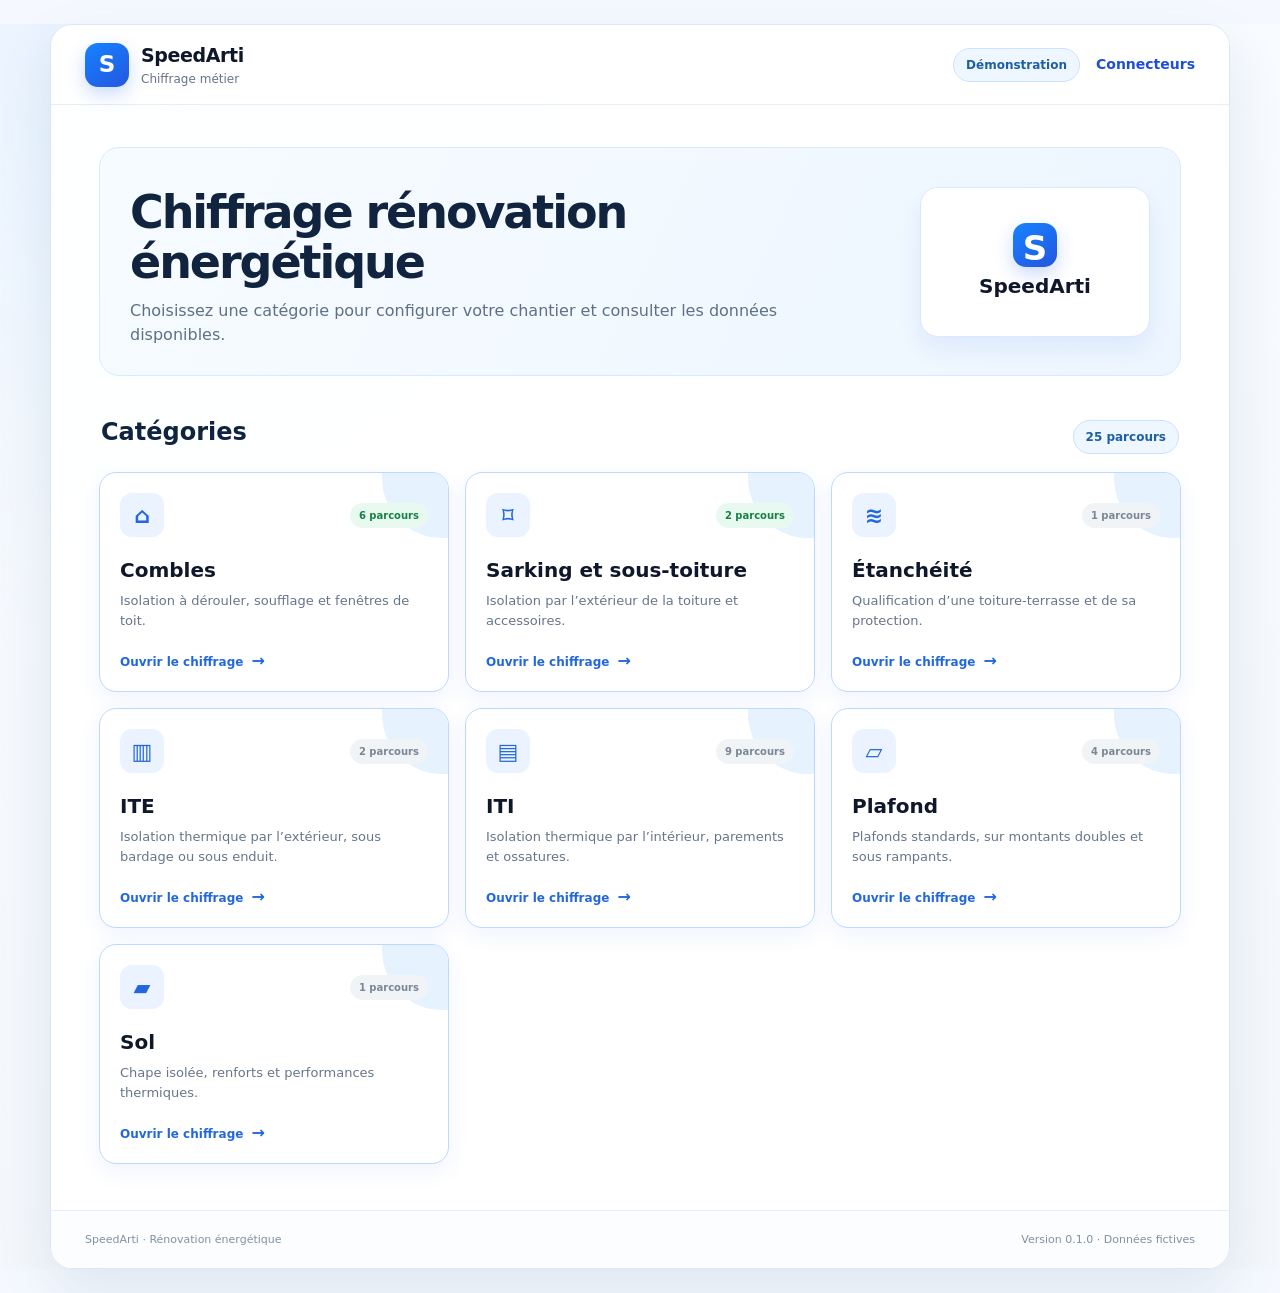
<file: index.html>
<!doctype html>
<html lang="fr">
<head>
  <meta charset="utf-8">
  <meta name="viewport" content="width=device-width,initial-scale=1">
  <meta name="theme-color" content="#2563eb">
  <title>SpeedArti — Accueil</title>
  <script type="module" crossorigin src="./assets/main-B6Tmqb2m.js"></script>
  <link rel="stylesheet" crossorigin href="./assets/main-dVUV_xc3.css">
</head>
<body>
  <div id="root" data-page="accueil"></div>
  <script defer src="./shared/field-navigation.js"></script>
</body>
</html>
</file>
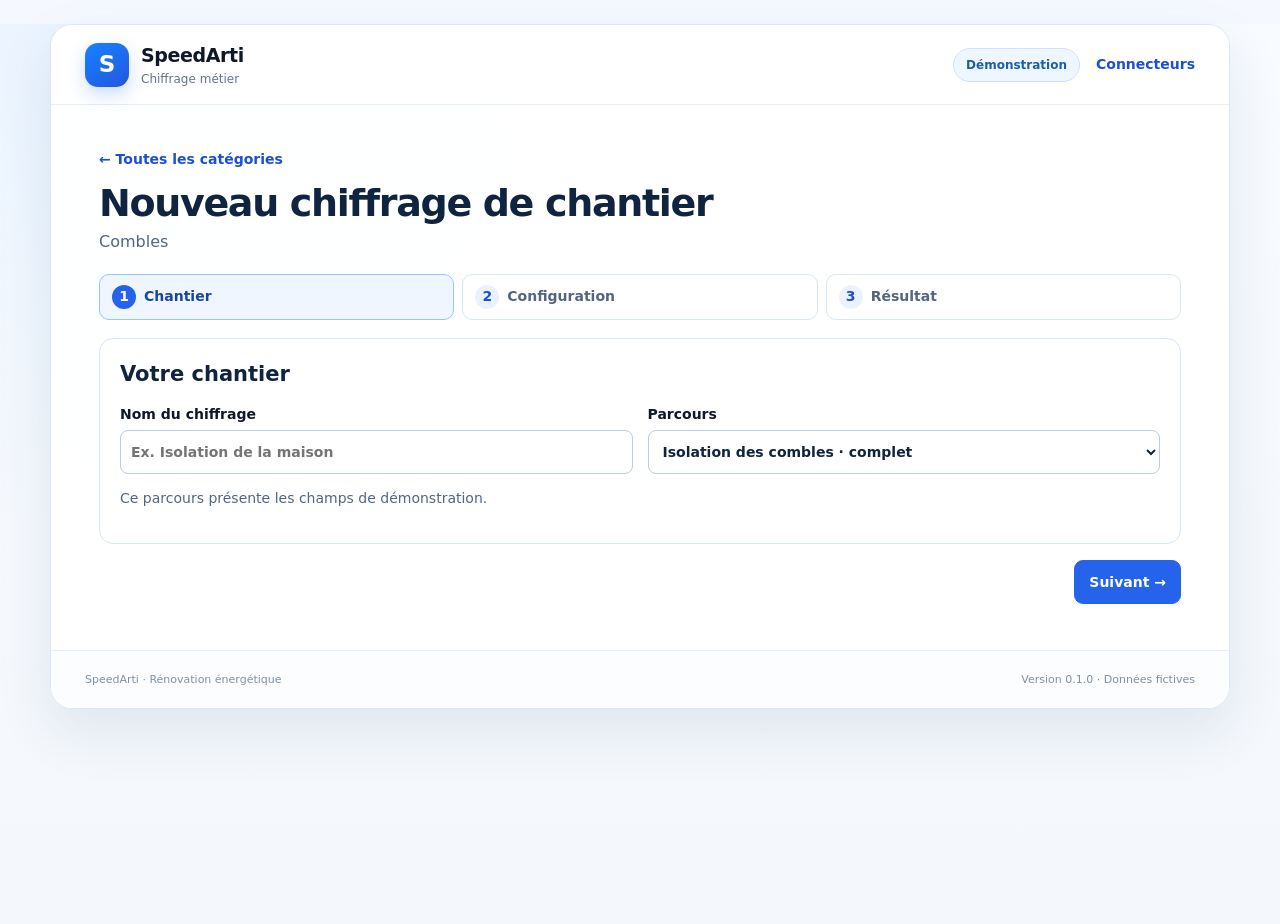
<file: combles/index.html>
<!doctype html>
<html lang="fr">
<head>
  <meta charset="utf-8">
  <meta name="viewport" content="width=device-width,initial-scale=1">
  <meta name="theme-color" content="#2563eb">
  <title>SpeedArti — Combles</title>
  <script type="module" crossorigin src="../assets/main-B6Tmqb2m.js"></script>
  <link rel="stylesheet" crossorigin href="../assets/main-dVUV_xc3.css">
</head>
<body>
  <div id="root" data-page="combles"></div>
  <script defer src="../shared/field-navigation.js"></script>
</body>
</html>
</file>
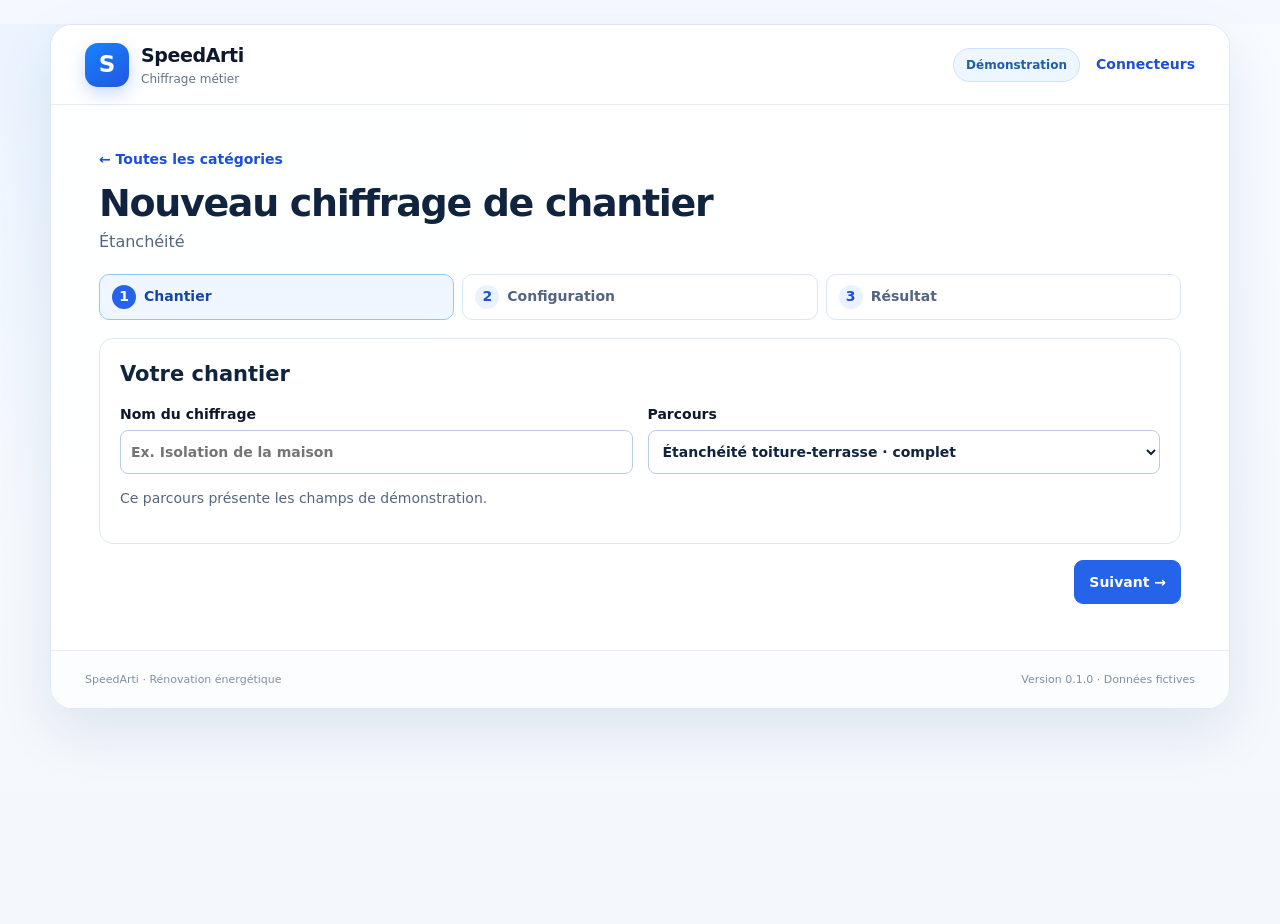
<file: etancheite/index.html>
<!doctype html>
<html lang="fr">
<head>
  <meta charset="utf-8">
  <meta name="viewport" content="width=device-width,initial-scale=1">
  <meta name="theme-color" content="#2563eb">
  <title>SpeedArti — Étanchéité</title>
  <script type="module" crossorigin src="../assets/main-B6Tmqb2m.js"></script>
  <link rel="stylesheet" crossorigin href="../assets/main-dVUV_xc3.css">
</head>
<body>
  <div id="root" data-page="etancheite"></div>
  <script defer src="../shared/field-navigation.js"></script>
</body>
</html>
</file>
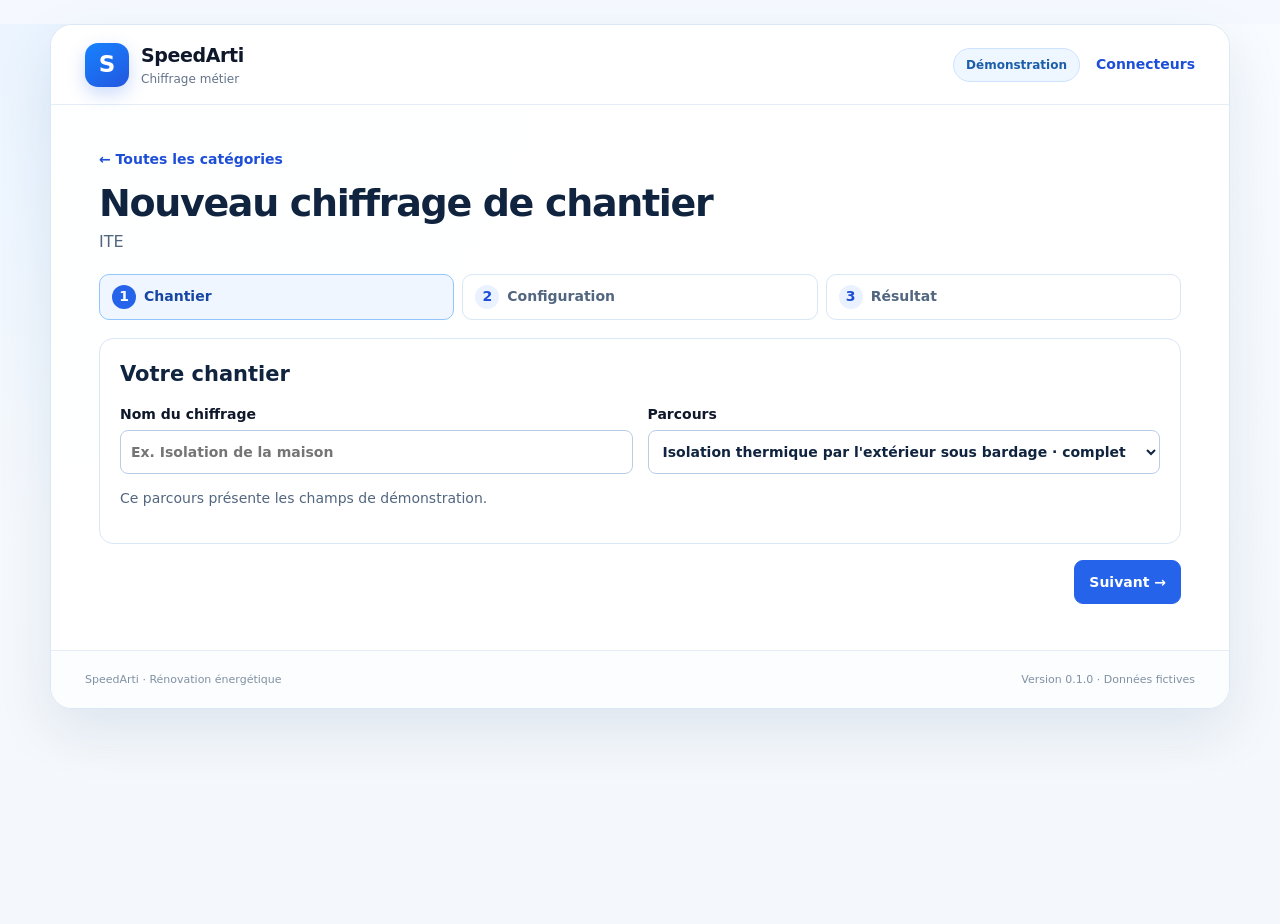
<file: ite/index.html>
<!doctype html>
<html lang="fr">
<head>
  <meta charset="utf-8">
  <meta name="viewport" content="width=device-width,initial-scale=1">
  <meta name="theme-color" content="#2563eb">
  <title>SpeedArti — ITE</title>
  <script type="module" crossorigin src="../assets/main-B6Tmqb2m.js"></script>
  <link rel="stylesheet" crossorigin href="../assets/main-dVUV_xc3.css">
</head>
<body>
  <div id="root" data-page="ite"></div>
  <script defer src="../shared/field-navigation.js"></script>
</body>
</html>
</file>
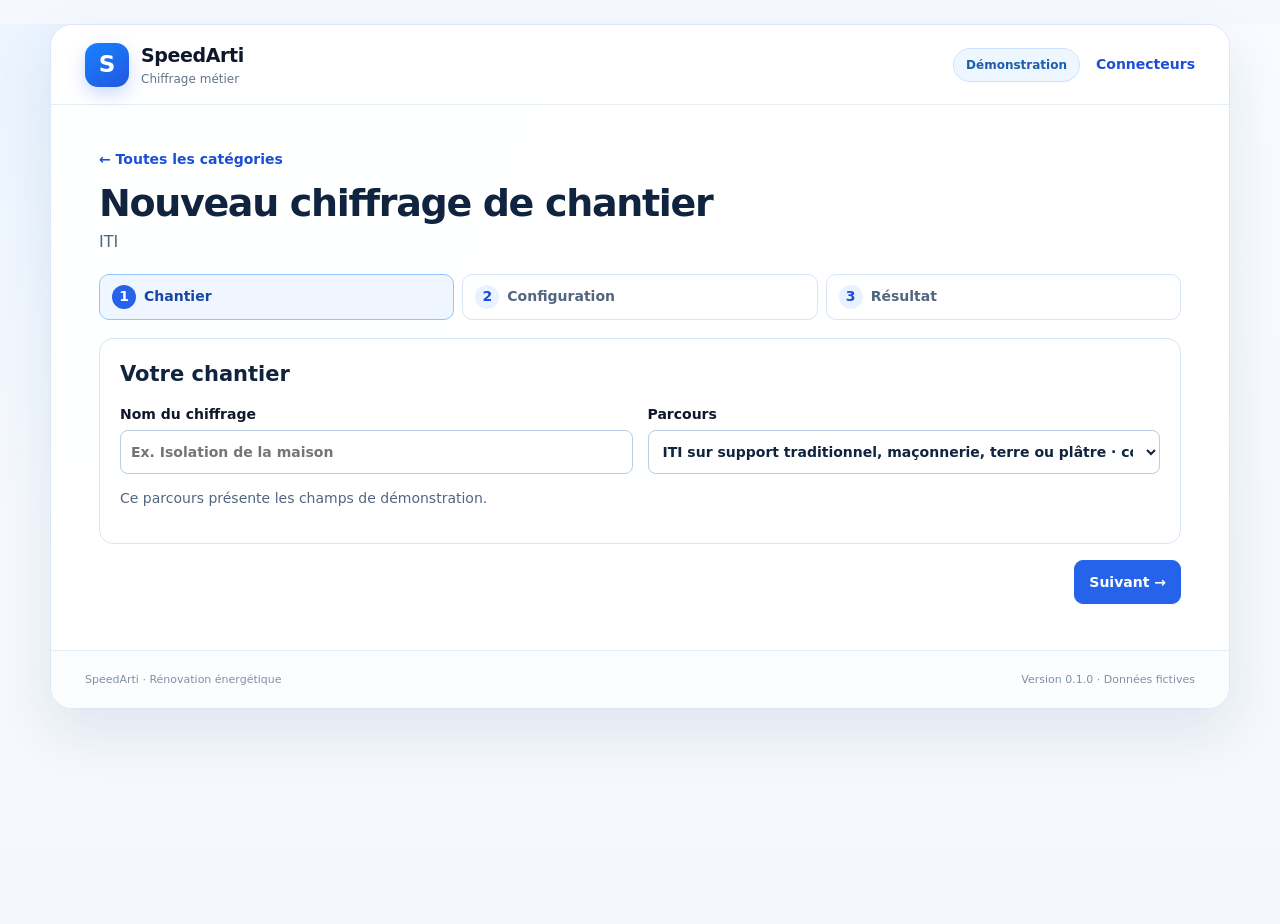
<file: iti/index.html>
<!doctype html>
<html lang="fr">
<head>
  <meta charset="utf-8">
  <meta name="viewport" content="width=device-width,initial-scale=1">
  <meta name="theme-color" content="#2563eb">
  <title>SpeedArti — ITI</title>
  <script type="module" crossorigin src="../assets/main-B6Tmqb2m.js"></script>
  <link rel="stylesheet" crossorigin href="../assets/main-dVUV_xc3.css">
</head>
<body>
  <div id="root" data-page="iti"></div>
  <script defer src="../shared/field-navigation.js"></script>
</body>
</html>
</file>
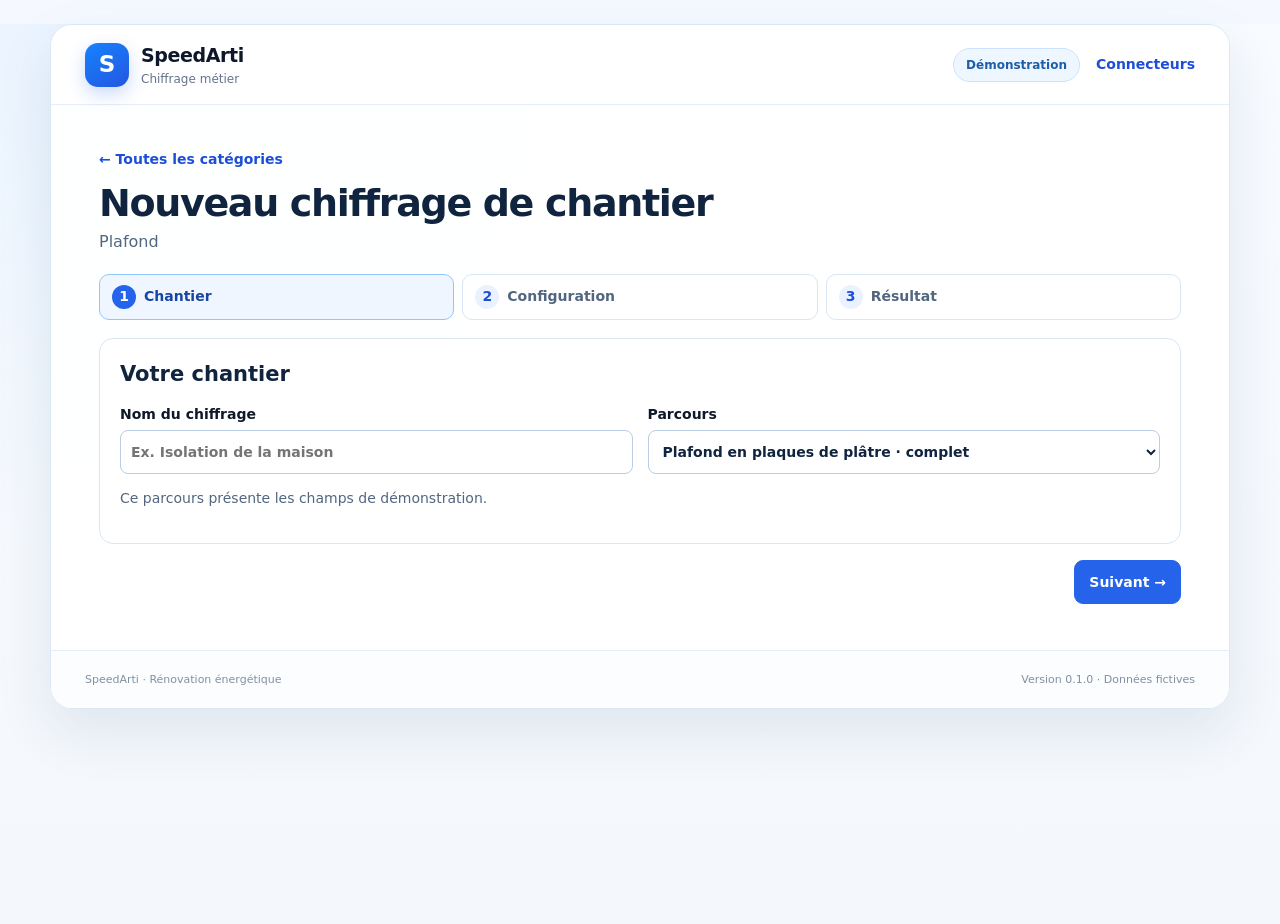
<file: plafond/index.html>
<!doctype html>
<html lang="fr">
<head>
  <meta charset="utf-8">
  <meta name="viewport" content="width=device-width,initial-scale=1">
  <meta name="theme-color" content="#2563eb">
  <title>SpeedArti — Plafond</title>
  <script type="module" crossorigin src="../assets/main-B6Tmqb2m.js"></script>
  <link rel="stylesheet" crossorigin href="../assets/main-dVUV_xc3.css">
</head>
<body>
  <div id="root" data-page="plafond"></div>
  <script defer src="../shared/field-navigation.js"></script>
</body>
</html>
</file>
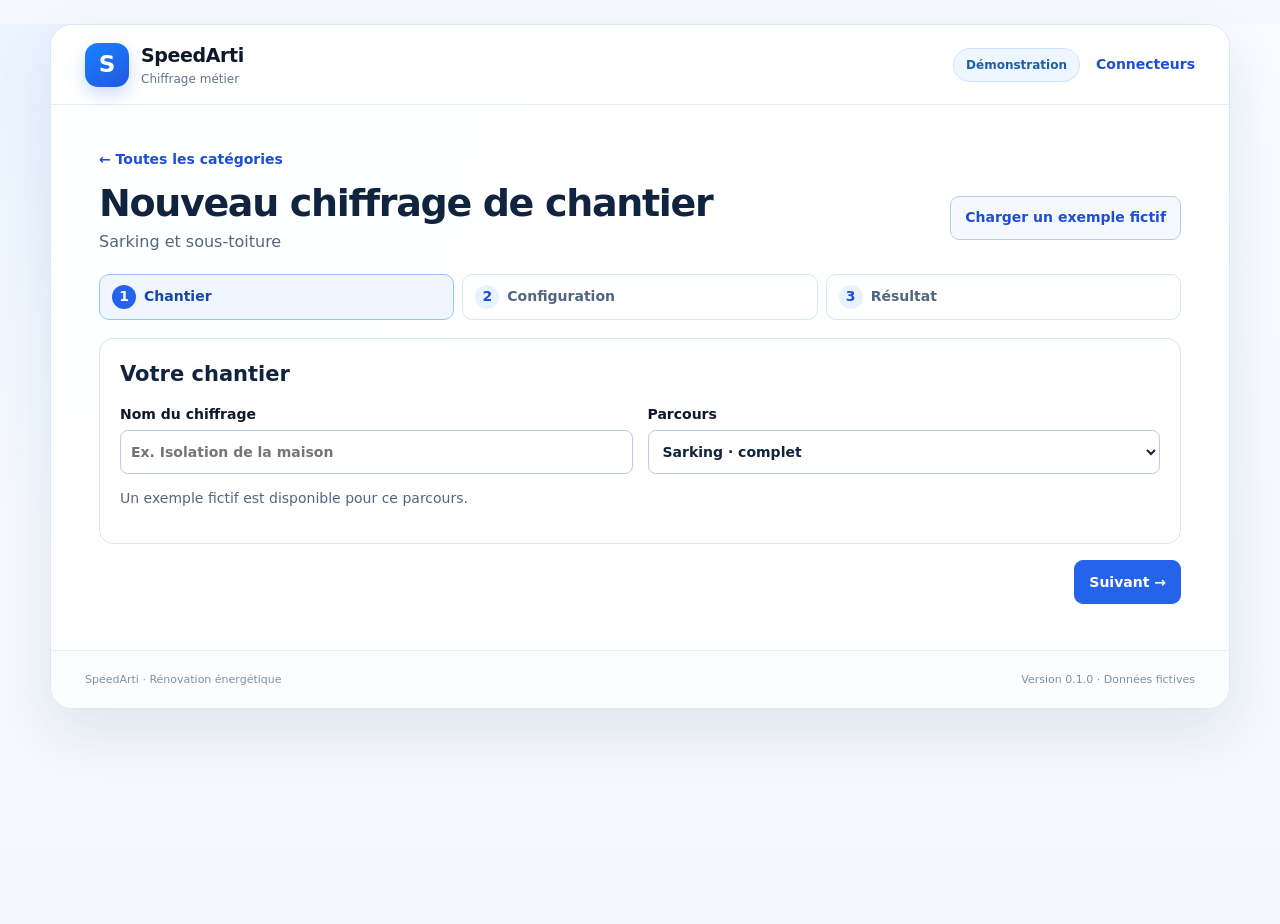
<file: sarking-sous-toiture/index.html>
<!doctype html>
<html lang="fr">
<head>
  <meta charset="utf-8">
  <meta name="viewport" content="width=device-width,initial-scale=1">
  <meta name="theme-color" content="#2563eb">
  <title>SpeedArti — Sarking et sous-toiture</title>
  <script type="module" crossorigin src="../assets/main-B6Tmqb2m.js"></script>
  <link rel="stylesheet" crossorigin href="../assets/main-dVUV_xc3.css">
</head>
<body>
  <div id="root" data-page="sarking-sous-toiture"></div>
  <script defer src="../shared/field-navigation.js"></script>
</body>
</html>
</file>
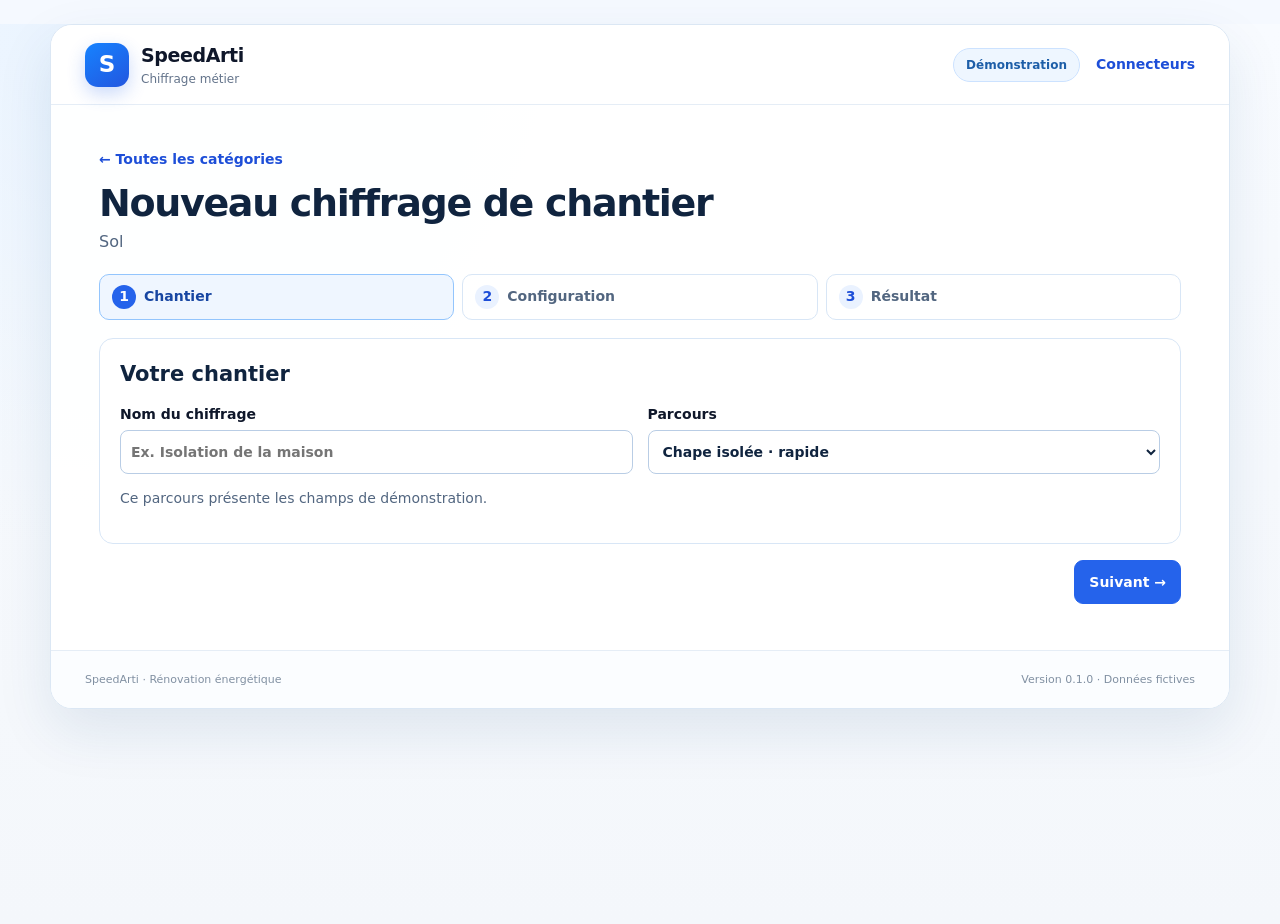
<file: sol/index.html>
<!doctype html>
<html lang="fr">
<head>
  <meta charset="utf-8">
  <meta name="viewport" content="width=device-width,initial-scale=1">
  <meta name="theme-color" content="#2563eb">
  <title>SpeedArti — Sol</title>
  <script type="module" crossorigin src="../assets/main-B6Tmqb2m.js"></script>
  <link rel="stylesheet" crossorigin href="../assets/main-dVUV_xc3.css">
</head>
<body>
  <div id="root" data-page="sol"></div>
  <script defer src="../shared/field-navigation.js"></script>
</body>
</html>
</file>
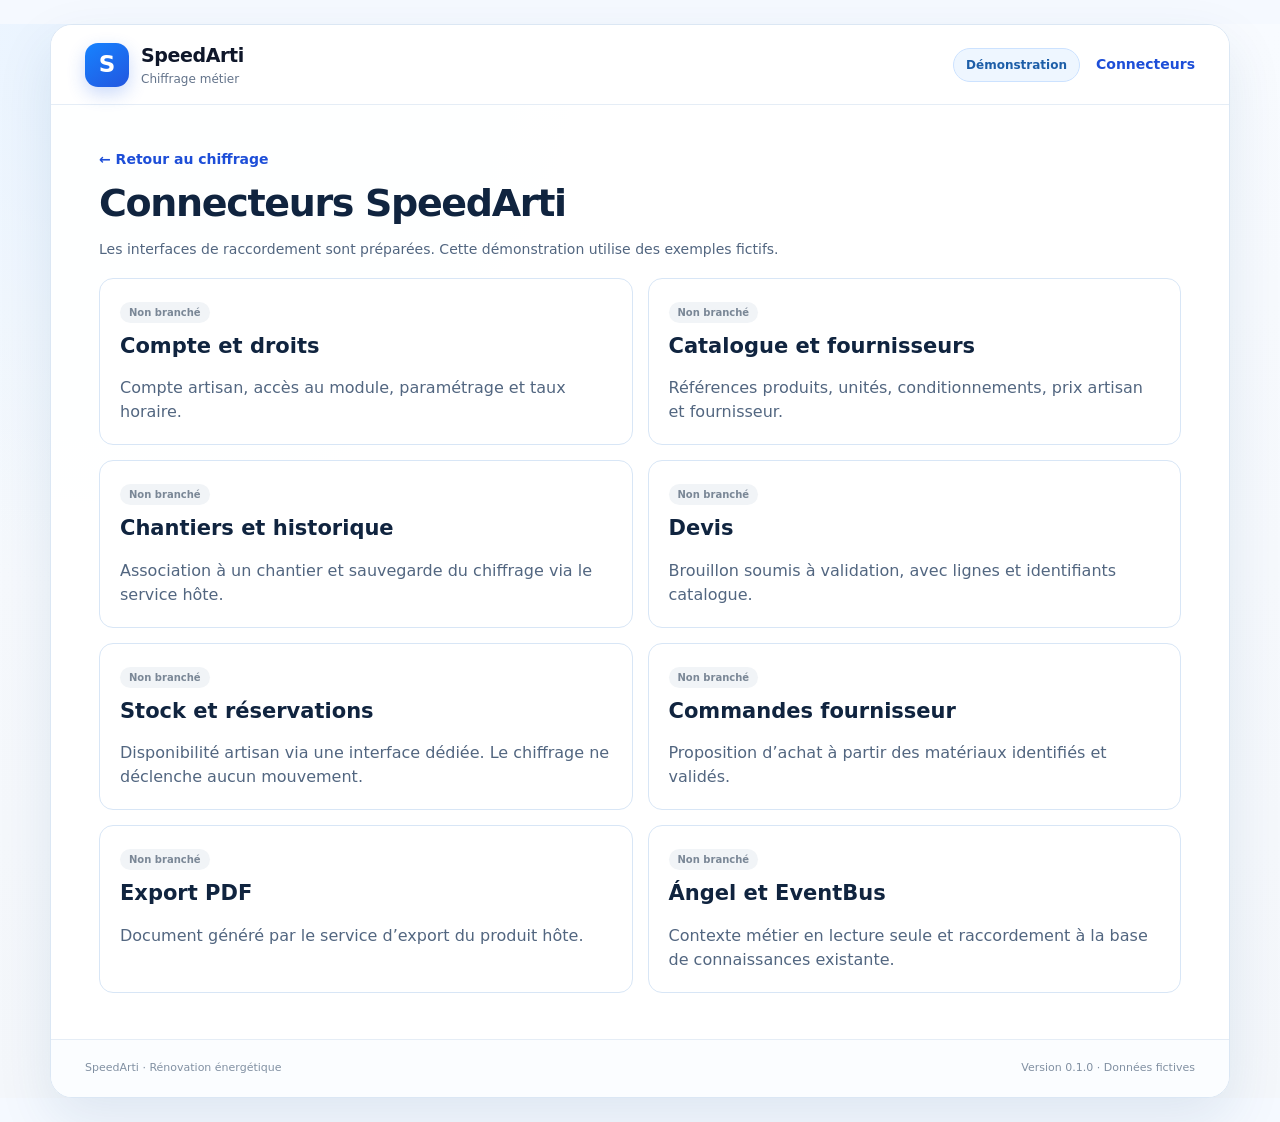
<file: connecteurs.html>
<!doctype html>
<html lang="fr">
<head>
  <meta charset="utf-8">
  <meta name="viewport" content="width=device-width,initial-scale=1">
  <meta name="theme-color" content="#2563eb">
  <title>SpeedArti — Connecteurs</title>
  <script type="module" crossorigin src="./assets/main-B6Tmqb2m.js"></script>
  <link rel="stylesheet" crossorigin href="./assets/main-dVUV_xc3.css">
</head>
<body>
  <div id="root" data-page="connecteurs"></div>
  <script defer src="./shared/field-navigation.js"></script>
</body>
</html>
</file>
<file: assets/main-dVUV_xc3.css>
:root{font-family:Inter,ui-sans-serif,system-ui,-apple-system,BlinkMacSystemFont,Segoe UI,sans-serif;color:#0f172a;background:#f5f9ff;line-height:1.5}*{box-sizing:border-box}body{margin:0;background:radial-gradient(circle at 10% 0%,#e8f3ff 0,transparent 36%),linear-gradient(180deg,#f8fbff,#f4f7fb);min-height:100vh}.shell{width:min(1180px,calc(100% - 32px));margin:24px auto;background:#fffffff5;border:1px solid #dbe7f4;border-radius:22px;box-shadow:0 22px 55px #0f41731a;overflow:hidden}.topbar{height:80px;display:flex;align-items:center;justify-content:space-between;padding:0 34px;border-bottom:1px solid #e5edf6;background:#fff}.brand{display:flex;align-items:center;gap:12px;color:inherit;text-decoration:none}.brand-mark{width:44px;height:44px;border-radius:13px;background:linear-gradient(145deg,#1683ff,#2356df);color:#fff;display:grid;place-items:center;font-size:23px;font-weight:900;box-shadow:0 7px 18px #2563eb3d}.brand-copy strong,.brand-copy small{display:block}.brand-copy strong{font-size:19px;letter-spacing:-.02em}.brand-copy small{font-size:12px;color:#64748b;margin-top:1px}.demo-pill{padding:7px 12px;border-radius:999px;background:#eef6ff;border:1px solid #cce2ff;color:#1d5ea8;font-size:12px;font-weight:750}main{padding:42px 48px 46px}.hero{display:grid;grid-template-columns:1fr 230px;gap:36px;align-items:center;padding:28px 30px;background:linear-gradient(115deg,#f6fbff,#edf6ff);border:1px solid #d8eaff;border-radius:20px}.eyebrow{display:inline-flex;padding:5px 9px;border-radius:999px;background:#ddebff;color:#1768c5;text-transform:uppercase;letter-spacing:.08em;font-weight:850;font-size:10px}.hero h1{font-size:clamp(30px,5vw,46px);line-height:1.08;letter-spacing:-.045em;margin:12px 0;color:#10243f}.hero p{max-width:720px;margin:0;color:#5f7084;font-size:16px}.hero-badge{height:150px;border-radius:18px;background:#fff;border:1px solid #dce9f8;display:flex;flex-direction:column;align-items:center;justify-content:center;box-shadow:0 12px 24px #1d4ed814}.hero-badge>span{font-size:34px}.hero-badge strong{font-size:20px;margin-top:4px}.hero-badge small{color:#718096;margin-top:2px}.section-head{display:flex;align-items:flex-end;justify-content:space-between;gap:20px;margin:38px 2px 18px}.section-head h2{font-size:24px;margin:0 0 4px}.section-head p{margin:0;color:#718096;font-size:13px}.counter{display:flex;align-items:center;gap:10px;padding:9px 13px;background:#f7fafc;border:1px solid #e1e8f0;border-radius:12px}.counter strong{font-size:22px;color:#2367de}.counter span{font-size:11px;color:#64748b;max-width:65px;line-height:1.15}.trade-grid{display:grid;grid-template-columns:repeat(3,minmax(0,1fr));gap:16px}.trade-card{min-height:220px;border-radius:17px;border:1px solid #dfe7f0;padding:20px;text-decoration:none;color:inherit;background:#fff;position:relative;overflow:hidden;transition:transform .18s ease,border-color .18s ease,box-shadow .18s ease}.trade-card.available{border-color:#bdd9ff;box-shadow:0 8px 22px #2563eb12}.trade-card.available:after{content:"";position:absolute;width:120px;height:120px;border-radius:50%;right:-54px;top:-55px;background:#e7f2ff}.trade-card.available:hover{transform:translateY(-3px);border-color:#7bb5ff;box-shadow:0 14px 30px #2563eb21}.trade-card.upcoming{background:#fbfcfe}.trade-top{display:flex;justify-content:space-between;align-items:center;position:relative;z-index:1}.trade-icon{width:44px;height:44px;border-radius:12px;display:grid;place-items:center;background:#eaf3ff;color:#2367de;font-size:22px;font-weight:850}.upcoming .trade-icon{background:#f0f3f7;color:#7c8998}.status{padding:5px 9px;border-radius:999px;font-size:10px;font-weight:850}.status.ready{background:#e8faef;color:#168145}.status.soon{background:#f1f4f7;color:#7a8796}.trade-card h3{font-size:20px;margin:18px 0 6px}.trade-card p{font-size:13px;color:#66768a;margin:0;min-height:58px}.open-link{position:absolute;left:20px;bottom:18px;font-size:12px;font-weight:800;color:#2267de}.open-link b{font-size:16px;margin-left:4px}.open-link.disabled{color:#9aa5b1}.info-panel{display:flex;gap:14px;align-items:flex-start;margin-top:24px;padding:16px 18px;border:1px solid #cfe2fb;border-radius:14px;background:#f4f9ff}.info-icon{width:26px;height:26px;flex:0 0 26px;border-radius:50%;display:grid;place-items:center;background:#2b72da;color:#fff;font-weight:800;font-family:Georgia,serif}.info-panel strong{font-size:13px}.info-panel p{font-size:12px;color:#66768a;margin:3px 0 0}.site-footer{min-height:58px;display:flex;align-items:center;justify-content:space-between;gap:20px;padding:0 34px;border-top:1px solid #e5edf6;background:#fbfdff;color:#8190a2;font-size:11px}@media(max-width:900px){main{padding:28px}.hero{grid-template-columns:1fr}.hero-badge{display:none}.trade-grid{grid-template-columns:repeat(2,minmax(0,1fr))}}@media(max-width:620px){.shell{width:100%;margin:0;border:0;border-radius:0;min-height:100vh}.topbar{height:auto;padding:16px 18px;gap:12px}.demo-pill{display:none}main{padding:20px 16px}.hero{padding:22px 18px}.hero h1{font-size:32px}.section-head{align-items:flex-start}.counter{display:none}.trade-grid{grid-template-columns:1fr}.trade-card{min-height:205px}.site-footer{padding:14px 18px;display:block}.site-footer span{display:block;margin:3px 0}}:root{--ink: #10243f;--muted: #526680;--border: #d8e6f6;--blue: #2563eb}.header-actions{display:flex;align-items:center;gap:16px}.text-link{color:#1d4ed8;font-weight:750;text-decoration:none;font-size:14px}.text-link:hover{text-decoration:underline}.back{display:inline-block;margin-bottom:12px}.wizard-head{display:flex;justify-content:space-between;align-items:center;gap:16px;margin-bottom:20px}h1{margin:0;font-size:clamp(25px,4vw,38px);line-height:1.13;letter-spacing:-.035em;color:var(--ink)}h2{margin:0 0 14px;font-size:21px;color:var(--ink)}.wizard-head p{color:var(--muted);margin:5px 0 0}.steps{display:grid;grid-template-columns:repeat(3,minmax(0,1fr));gap:8px;padding:0;margin:0 0 18px;list-style:none}.steps li{display:flex;align-items:center;gap:8px;padding:10px 12px;border:1px solid var(--border);border-radius:10px;color:var(--muted);font-size:14px;font-weight:700}.steps li span{flex:none;width:24px;height:24px;border-radius:50%;display:grid;place-items:center;background:#eaf2ff;color:#1d4ed8}.steps li.active{background:#eff6ff;border-color:#93c5fd;color:#1746a2}.steps li.active span{background:var(--blue);color:#fff}.panel{border:1px solid var(--border);border-radius:14px;background:#fff;padding:20px}.field-grid,.connector-grid{display:grid;grid-template-columns:repeat(2,minmax(0,1fr));gap:15px}.field-grid label{display:grid;gap:5px;font-size:14px;font-weight:700;min-width:0}input,select{display:block;min-width:0;width:100%;min-height:44px;border:1px solid #b9cde5;border-radius:8px;background:#fff;color:var(--ink);font:inherit;padding:8px 10px}:focus-visible{outline:3px solid #60a5fa;outline-offset:2px}.muted{color:var(--muted);font-size:14px}.btn{padding:10px 14px;border-radius:9px;min-height:44px;cursor:pointer;font:inherit;font-size:14px;font-weight:750}.btn.primary{background:var(--blue);border:1px solid var(--blue);color:#fff}.btn.secondary{border:1px solid #b5cdec;color:#1d4ed8;background:#f5f9ff}.wizard-actions{display:flex;justify-content:space-between;align-items:center;gap:12px;margin-top:16px}details{margin-top:18px;border-top:1px solid var(--border);padding-top:14px}summary{cursor:pointer;color:#1d4ed8;font-weight:700}.observations{font-size:14px;padding-left:20px}.observations li.nested{margin-left:22px}.notice{border:1px solid #b8d3f7;background:#f2f7ff;border-radius:10px;padding:12px 14px}.notice p{margin:4px 0 0}.notice.warning{background:#fff7e8;border-color:#ead099;color:#704513}.metrics{display:flex;flex-wrap:wrap;gap:12px;margin:14px 0}.metrics>div{flex:1 0 145px;padding:12px;border:1px solid var(--border);border-radius:10px}.metrics span,.metrics small,.table-scroll small{display:block;color:var(--muted);font-size:12px}.metrics strong{display:block;font-size:21px}.table-scroll{overflow-x:auto}table{border-collapse:collapse;width:100%;min-width:700px;font-size:13px;text-align:left}th,td{padding:10px;border-bottom:1px solid var(--border)}th{background:#edf5ff}.price{display:flex;align-items:center;gap:6px;width:130px}.price input{min-height:38px}.connector-grid{margin-top:18px}.connector-grid h2{margin-top:8px}.connector-grid p{margin:0;color:var(--muted)}.sr-only{position:absolute;width:1px;height:1px;overflow:hidden;clip-path:inset(50%);white-space:nowrap}@media(max-width:620px){.header-actions{gap:8px}.wizard-head{align-items:flex-start;flex-direction:column}.steps li{justify-content:center;flex-direction:column;gap:5px;padding:7px 3px;font-size:12px}.field-grid,.connector-grid{grid-template-columns:1fr}.panel{padding:14px}}.recap{display:grid;grid-template-columns:repeat(auto-fit,minmax(145px,1fr));gap:10px}.recap>div{background:#f5f9ff;border-radius:8px;padding:9px}.recap dt{color:var(--muted);font-size:12px}.recap dd{margin:0;overflow-wrap:anywhere;font-weight:700}
</file>
